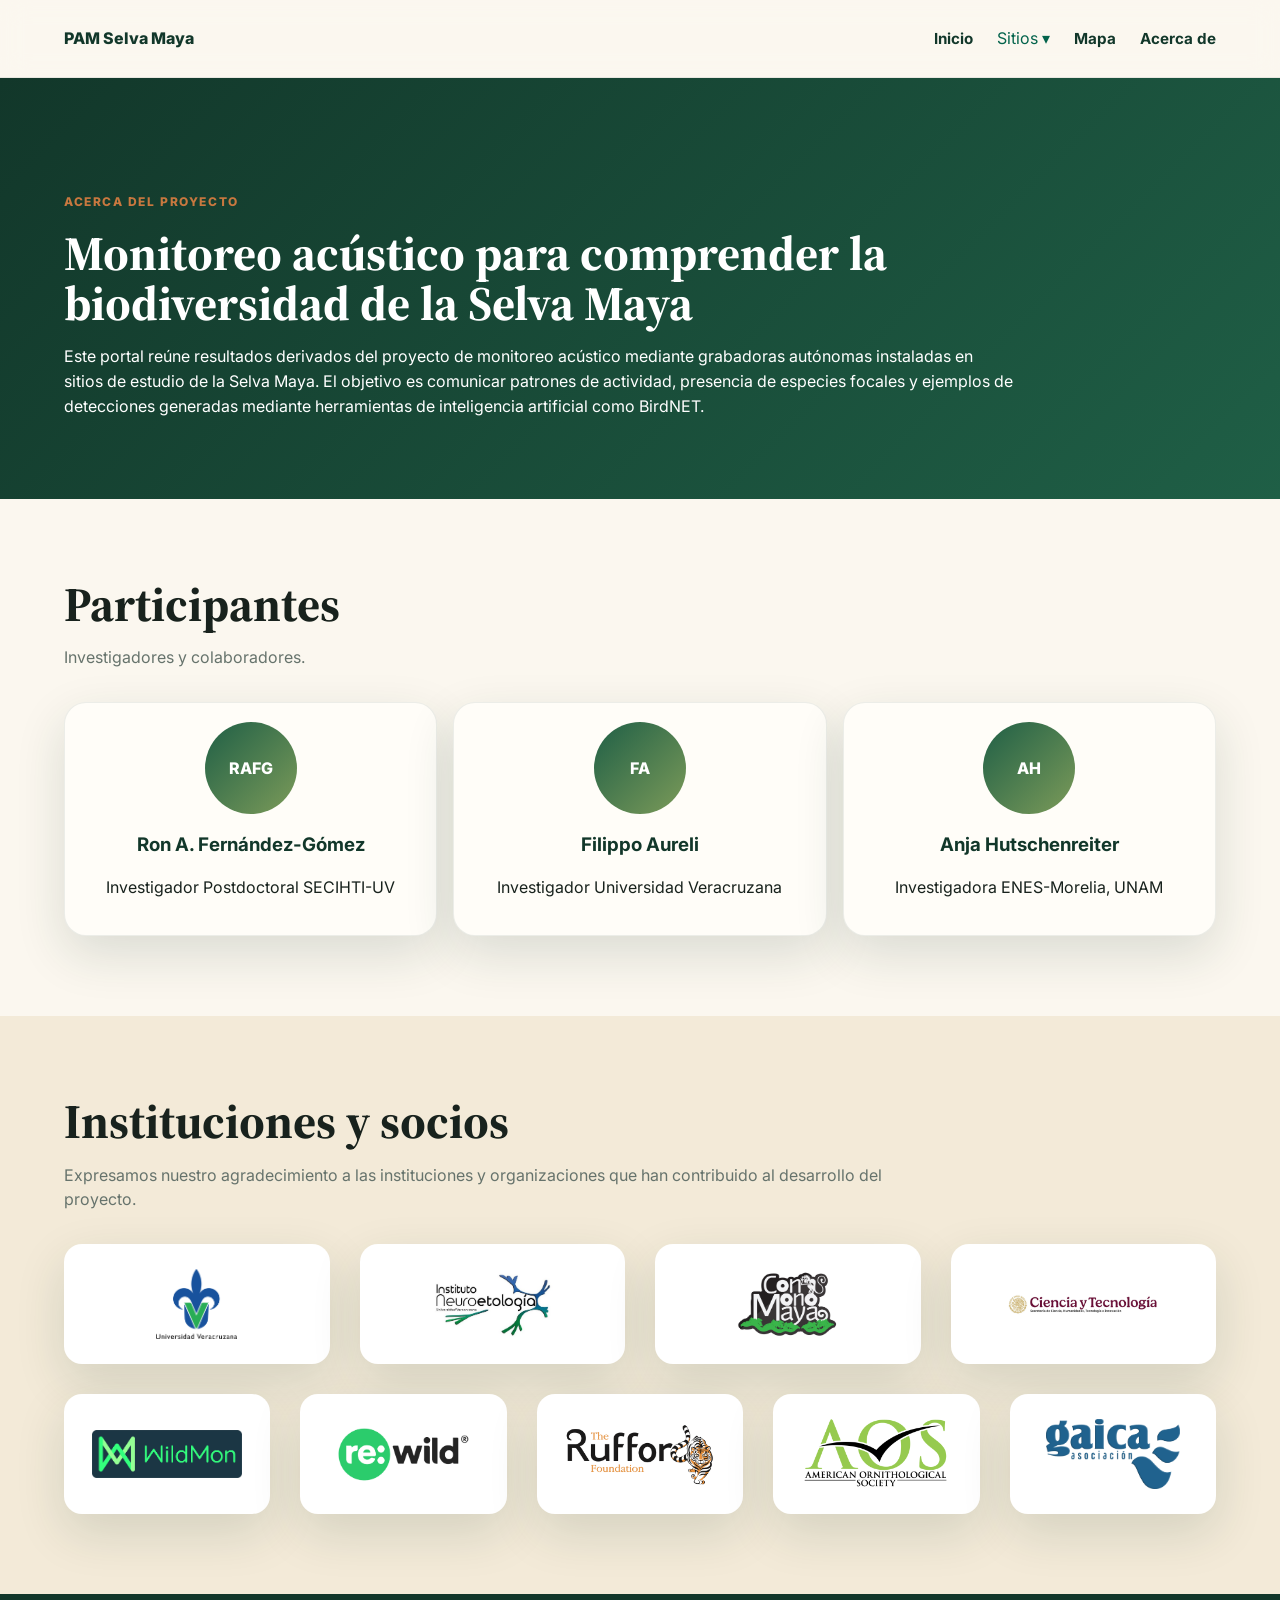
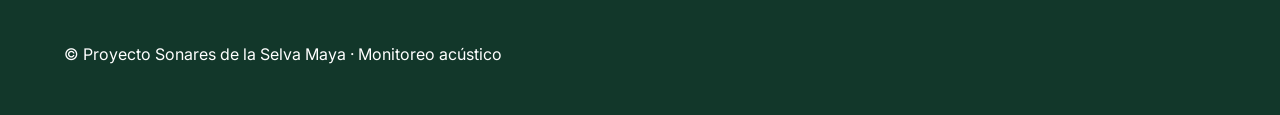
<file: pam/about.html>
<!doctype html>
<html lang="es">
<head>
  <meta charset="utf-8">
  <meta name="viewport" content="width=device-width, initial-scale=1">
  <title>Acerca de | PAM Selva Maya</title>
  <link rel="preconnect" href="https://fonts.googleapis.com">
  <link rel="preconnect" href="https://fonts.gstatic.com" crossorigin>
  <link href="https://fonts.googleapis.com/css2?family=Inter:wght@400;600;700;800&family=Source+Serif+4:wght@600;700&display=swap" rel="stylesheet">
  <link rel="stylesheet" href="assets/css/styles.css">
</head>
<body>
<header class="site-header">
  <a class="brand" href="./">PAM Selva Maya</a>
  <nav>
    <a href="index.html#inicio">Inicio</a>
    <div class="dropdown">
        <button class="dropbtn">
            Sitios ▾
        </button>
        <div class="dropdown-content">
            <a target="_blank"href="https://ronaldehido.github.io/selvamaya/Sitios/Yaaxtuch/yaaxtuch.html">Ya'ax Tuch</a>
            <a target="_blank" href="https://ronaldehido.github.io/selvamaya/Sitios/isidrofabela.html">Isidro Fabela</a>
            <a target="_blank" href="https://ronaldehido.github.io/selvamaya/rewild/index.html">SPIMON</a>
        </div>
    </div>
    <a href="index.html#mapa">Mapa</a>
    <a href="about.html">Acerca de</a>
  </nav>
</header>

<main>
<section class="about-hero">
  <div>
    <p class="eyebrow">Acerca del proyecto</p>
    <h2>Monitoreo acústico para comprender la biodiversidad de la Selva Maya</h2>
    <p>Este portal reúne resultados derivados del proyecto de monitoreo acústico mediante grabadoras autónomas instaladas en sitios de estudio de la Selva Maya. El objetivo es comunicar patrones de actividad, presencia de especies focales y ejemplos de detecciones generadas mediante herramientas de inteligencia artificial como BirdNET.</p>
  </div>
</section>

<section class="section">
  <div class="section-title">
    <h2>Participantes</h2>
    <p>Investigadores y colaboradores.</p>
  </div>
  <div class="people-grid">
    <article class="person"><div class="avatar">RAFG</div><h3>Ron A. Fernández-Gómez</h3><p>Investigador Postdoctoral SECIHTI-UV</p></article>
    <article class="person"><div class="avatar">FA</div><h3>Filippo Aureli</h3><p>Investigador Universidad Veracruzana</p></article>
    <article class="person"><div class="avatar">AH</div><h3>Anja Hutschenreiter</h3><p>Investigadora ENES-Morelia, UNAM</p></article>
    
  </div>
</section>

<section class="section soft">
    <div class="section-title">
        <h2>Instituciones y socios</h2>
        <p>
            Expresamos nuestro agradecimiento a las instituciones y organizaciones
            que han contribuido al desarrollo del proyecto.
        </p>
    </div>

    <div class="logo-grid">

        <a href="https://www.uv.mx/"
           target="_blank"
           rel="noopener noreferrer">
            <img src="assets/img/logos/uv.png"
                 alt="Universidad Veracruzana">
        </a>

        <a href="https://www.uv.mx/neuro"
           target="_blank"
           rel="noopener noreferrer">
            <img src="assets/img/logos/neuro.jpg"
                 alt="Instituto de Neuroetología">
        </a>
      
        <a href="https://web.facebook.com/Conmonomaya"
           target="_blank"
           rel="noopener noreferrer">
            <img src="assets/img/logos/cmm.jpg"
                 alt="ConMonoMaya">
        </a>

        <a href="https://www.secihti.mx/secihti/"
           target="_blank"
           rel="noopener noreferrer">
            <img src="assets/img/logos/secihti.jpg"
                 alt="SECIHTI">
        </a>
    </div>

    <div class="logo-grid">

    
        <a href="https://wildmon.org/"
           target="_blank"
           rel="noopener noreferrer">
            <img src="assets/img/logos/wildmon.png"
                 alt="WildMon">
        </a>

        <a href="https://www.rewild.org/"
           target="_blank"
           rel="noopener noreferrer">
            <img src="assets/img/logos/rewild.png"
                 alt="Re:wild">
        </a>

        <a href="https://www.rufford.org/"
           target="_blank"
           rel="noopener noreferrer">
            <img src="assets/img/logos/rufford.png"
                 alt="Rufford Foundation">
        </a>

        <a href="https://americanornithology.org/"
           target="_blank"
           rel="noopener noreferrer">
            <img src="assets/img/logos/aos.png"
                 alt="American Ornithological Society">
        </a>

        <a href="https://gaica.org.co/"
           target="_blank"
           rel="noopener noreferrer">
            <img src="assets/img/logos/gaica.png"
                 alt="Asociación GAICA">
        </a>

    </div>
</section>

</main>

<footer><p>© Proyecto Sonares de la Selva Maya · Monitoreo acústico</p></footer>
</body>
</html>
</file>
<file: pam/assets/css/styles.css>
:root{
  --forest:#12372a; --forest-2:#1f5f46; --moss:#7c9b59; --sand:#f3ead8;
  --clay:#c8783f; --ink:#18221d; --muted:#66736c; --card:#fffdf8;
  --shadow:0 18px 50px rgba(18,55,42,.14); --radius:22px;
}
*{box-sizing:border-box} html{scroll-behavior:smooth}
body{margin:0;font-family:Inter,system-ui,sans-serif;color:var(--ink);background:#fbf7ef;line-height:1.55}
h1,h2{font-family:"Source Serif 4",Georgia,serif;line-height:1.05;margin:0 0 1rem}
h1{font-size:clamp(2.3rem,6vw,5.5rem)} h2{font-size:clamp(1.9rem,4vw,3rem)}
code{background:#efe5cf;padding:.15rem .35rem;border-radius:6px}
.site-header{position:sticky;top:0;z-index:10;display:flex;justify-content:space-between;align-items:center;padding:1rem 5vw;background:rgba(251,247,239,.88);backdrop-filter:blur(14px);border-bottom:1px solid rgba(18,55,42,.08)}
.brand{font-weight:800;color:var(--forest);text-decoration:none}

nav{display:flex;gap:1rem;flex-wrap:wrap} nav a{color:var(--forest);text-decoration:none;font-weight:700;font-size:.95rem}

nav{
    display:flex;
    align-items:center;
    gap:24px;
}

/* ---------- Dropdown ---------- */
.dropdown{
    position:relative;
}

.dropbtn{
    background:none;
    border:none;
    font:inherit;
    color:rgb(3, 99, 75);
    cursor:pointer;
    padding:10px 0;
}

.dropdown-content{
    position:absolute;
    top:100%;
    left:0;
    min-width:180px;
    background:white;
    border-radius:10px;
    box-shadow:0 8px 24px rgba(0,0,0,.18);
    display:none;
    overflow:hidden;
    z-index:999;
}

.dropdown-content a{
    display:block;
    color:#2d2d2d;
    padding:12px 18px;
    text-decoration:none;
    transition:.2s;
}

.dropdown-content a:hover{
    background:#edf5ee;
    color:var(--forest);
}

.dropdown:hover .dropdown-content{
    display:block;
}

.hero{min-height:76vh;position:relative;display:flex;align-items:end;padding:8rem 5vw;background:url("../img/banner.jpg") center/cover,linear-gradient(135deg,#12372a,#7c9b59)}
.hero__overlay{position:absolute;inset:0;background:linear-gradient(180deg,rgba(18,55,42,.12),rgba(18,55,42,.82))}
.hero__content{position:relative;color:white;max-width:950px;padding-bottom:4rem}.hero__content p{max-width:700px;font-size:1.1rem}
.eyebrow{text-transform:uppercase;letter-spacing:.13em;font-size:.75rem;font-weight:800;color:var(--clay);margin:.2rem 0 1rem}
.section{padding:5rem 5vw}.soft{background:var(--sand)}
.section-title{max-width:860px;margin-bottom:2rem}.section-title p{color:var(--muted)}
.card-grid{display:grid;grid-template-columns:repeat(auto-fit,minmax(280px,1fr));gap:1.4rem}.two{grid-template-columns:repeat(auto-fit,minmax(340px,1fr))}
.card,.species-row,.detection-card,.person{background:var(--card);border:1px solid rgba(18,55,42,.08);box-shadow:var(--shadow);border-radius:var(--radius);overflow:hidden}
.card{padding:1.2rem}.card h3,.detection-card h3,.person h3{margin:.2rem 0;color:var(--forest)}
.chart-wrap{height:310px}
.ranking{display:grid;gap:.8rem}.species-row{display:grid;grid-template-columns:78px minmax(150px,260px) 1fr 70px;gap:1rem;align-items:center;padding:.8rem}
.species-row img,.detection-card img{width:100%;aspect-ratio:1/1;object-fit:cover;background:#e7dfd0}.species-row img{border-radius:16px}
.bar{height:14px;background:#e5dac5;border-radius:999px;overflow:hidden}.bar span{display:block;height:100%;background:linear-gradient(90deg,var(--forest-2),var(--moss));border-radius:999px}
.detection-card img{aspect-ratio:16/11}.detection-card .body{padding:1rem}.meta{color:var(--muted);font-size:.92rem}.score{display:inline-block;background:#eaf2e7;color:var(--forest);font-weight:800;padding:.25rem .55rem;border-radius:999px}
audio{width:100%;margin-top:.8rem}.map-frame{border-radius:var(--radius);overflow:hidden;box-shadow:var(--shadow);background:white}.map-frame iframe{width:100%;height:72vh;border:0}
.about-hero{padding:7rem 5vw 4rem;background:linear-gradient(135deg,var(--forest),var(--forest-2));color:white}.about-hero div{max-width:950px}
.people-grid,.logo-grid{display:grid;grid-template-columns:repeat(auto-fit,minmax(210px,1fr));gap:1rem}.person{padding:1.2rem;text-align:center}
.avatar{width:92px;height:92px;border-radius:50%;display:grid;place-items:center;margin:0 auto 1rem;background:linear-gradient(135deg,var(--forest-2),var(--moss));color:white;font-weight:800}

.logo-grid{
    display:grid;
    grid-template-columns:repeat(auto-fit,minmax(180px,1fr));
    gap:30px;
    margin-top:30px;
}

.logo-grid a{
    background:#fff;
    border-radius:18px;
    min-height:120px;
    padding:18px;

    display:flex;
    justify-content:center;
    align-items:center;

    box-shadow:var(--shadow);
    transition:.25s;
}

.logo-grid a:hover{
    transform:translateY(-4px);
}

.logo-grid img{
    max-height:70px;      /* TODOS tendrán esta altura */
    max-width:150px;      /* ancho máximo */
    width:auto;
    height:auto;
    object-fit:contain;
}

footer{padding:2rem 5vw;background:var(--forest);color:white}
@media(max-width:720px){.species-row{grid-template-columns:64px 1fr}.species-row .bar,.species-row .count{grid-column:2}.site-header{align-items:flex-start;gap:.8rem;flex-direction:column}}

.activity-grid{
  display:grid;
  grid-template-columns:repeat(auto-fit,minmax(320px,1fr));
  gap:2rem;
}

.activity-card{
  position:relative;
  background:white;
  border-radius:24px;
  padding:1.4rem;
  box-shadow:var(--shadow);
  overflow:hidden;
}

.activity-card select{
  width:100%;
  padding:.7rem .9rem;
  border-radius:12px;
  border:1px solid #d9e3dc;
  margin-bottom:1rem;
  font-weight:700;
  color:var(--forest);
  background:#fff;
}

.circular-chart{
  position:relative;
  width:100%;
}

.chart-tooltip{
  position:absolute;
  pointer-events:none;
  background:#17251d;
  color:white;
  padding:.65rem .8rem;
  border-radius:10px;
  font-size:.85rem;
  opacity:0;
  z-index:20;
  box-shadow:0 10px 25px rgba(0,0,0,.22);
}

.circular-title{
  text-align:center;
  margin-top:.5rem;
}

.circular-title h3{
  margin:.2rem 0;
}

.circular-title p{
  margin:0;
  color:#6b7280;
}
</file>
